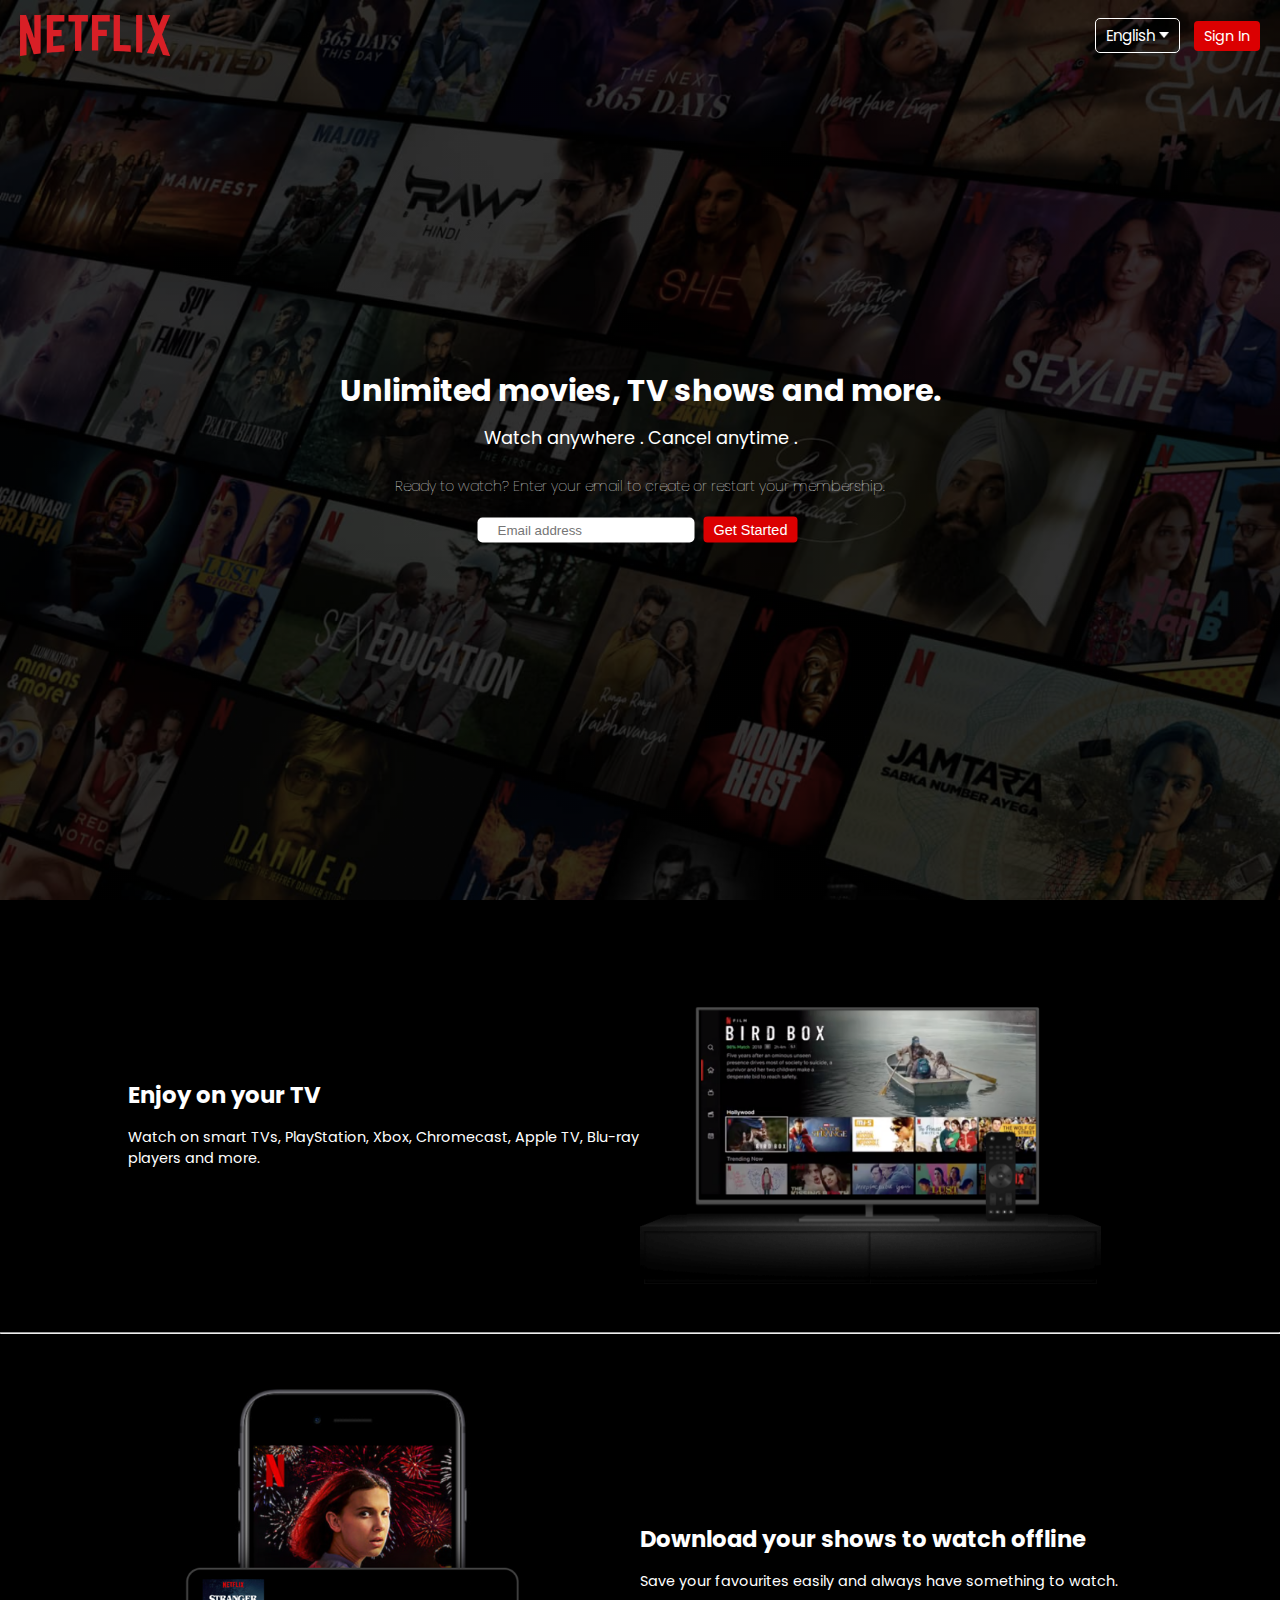
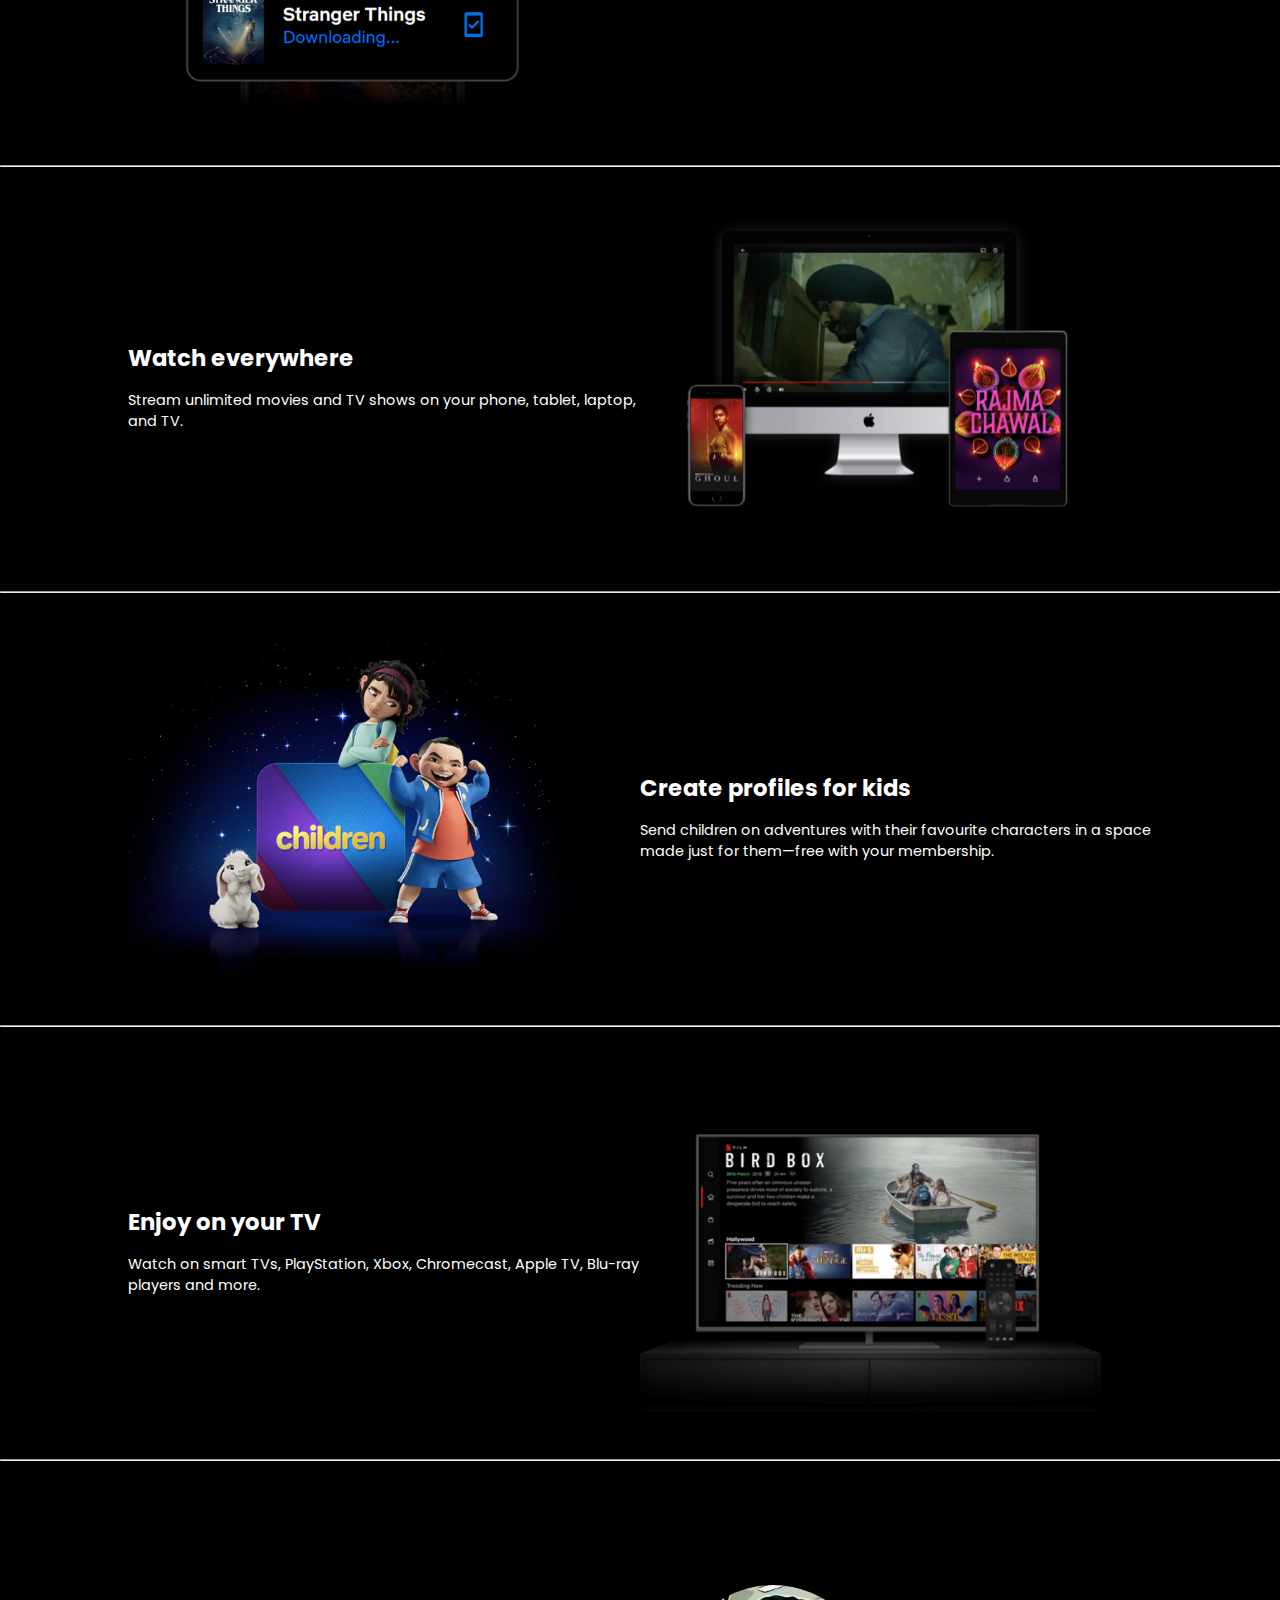
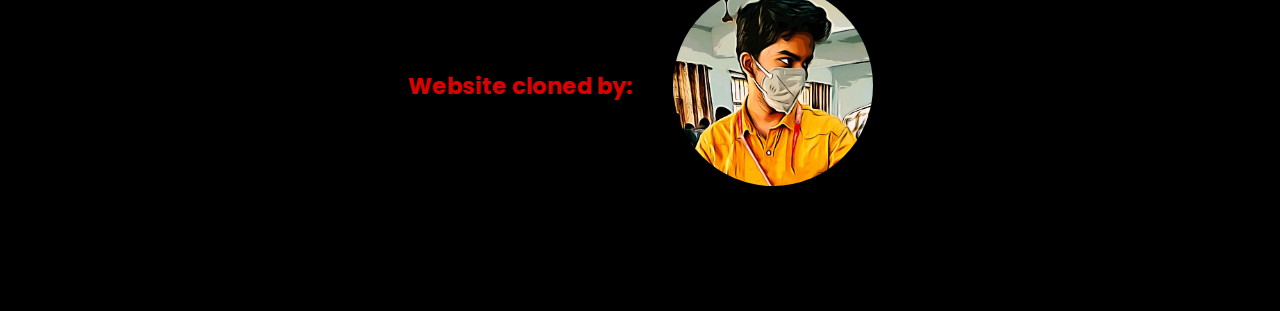
<file: index.html>
<!DOCTYPE html>
<html lang="en">
<head>
    <meta charset="UTF-8">
    <meta name="viewport" content="width=device-width, initial-scale=1.0">
    <link rel="stylesheet" href="style.css">
    <link rel="shortcut icon" href="images/developerImage.jpg" type="image/x-icon">
    <title>SuperFlix</title>
</head>
<body>

    <!-- header section -->
    <header class="header">
        <nav>
            <img src="images/logo.png" alt="logo image" class="logo">
            <div>
                <a class="secondary-button" href="content.html">English<img src="images/down-icon.png" alt="down-icon"></a>
                <a class="primary-button" href="content.html">Sign In</a>
            </div>
        </nav>
        <div class="header-content">
            <h1>Unlimited movies, TV shows and more.</h1>
            <h3>Watch anywhere . Cancel anytime .</h3>
            <p>Ready to watch? Enter your email to create or restart your membership.</p>
            <form action="#">
                <input type="email" placeholder="Email address" required>
                <input class="primary-button" type="submit" value="Get Started">
            </form>
        </div>
    </header>

    <!-- features section -->
    <div class="features">
        <section class="row">
            <div class="text-part">
                <h2>Enjoy on your TV</h2>
                <p>Watch on smart TVs, PlayStation, Xbox, Chromecast, Apple TV, Blu-ray players and more.</p>
            </div>
            <div class="image-part">
                <img src="images/feature-1.png" alt="features image 1">
            </div>
        </section>
        <hr>
        <section class="row">
            <div class="image-part">
                <img src="images/feature-2.png" alt="features image 2">
            </div>
            <div class="text-part">
                <h2>Download your shows to watch offline</h2>
                <p>Save your favourites easily and always have something to watch.</p>
            </div>
        </section>
        <hr>
        <section class="row">
            <div class="text-part">
                <h2>Watch everywhere</h2>
                <p>Stream unlimited movies and TV shows on your phone, tablet, laptop, and TV.</p>
            </div>
            <div class="image-part">
                <img src="images/feature-3.png" alt="features image 3">
            </div>
        </section>
        <hr>
        <section class="row">
            <div class="image-part">
                <img src="images/feature-4.png" alt="features image 4">
            </div>
            <div class="text-part">
                <h2>Create profiles for kids</h2>
                <p>Send children on adventures with their favourite characters in a space made just for them—free with your membership.</p>
            </div>
        </section>
        <hr>
        <section class="row">
            <div class="text-part">
                <h2>Enjoy on your TV</h2>
                <p>Watch on smart TVs, PlayStation, Xbox, Chromecast, Apple TV, Blu-ray players and more.</p>
            </div>
            <div class="image-part">
                <img src="images/feature-1.png" alt="features image 1">
            </div>
        </section>
        <hr>
        
    </div>
    
    <footer>
            <h2>Website cloned by:</h2>
            <img src="images/developerImage.jpg" alt="Developer image">
    </footer>


</body>
</html>
</file>
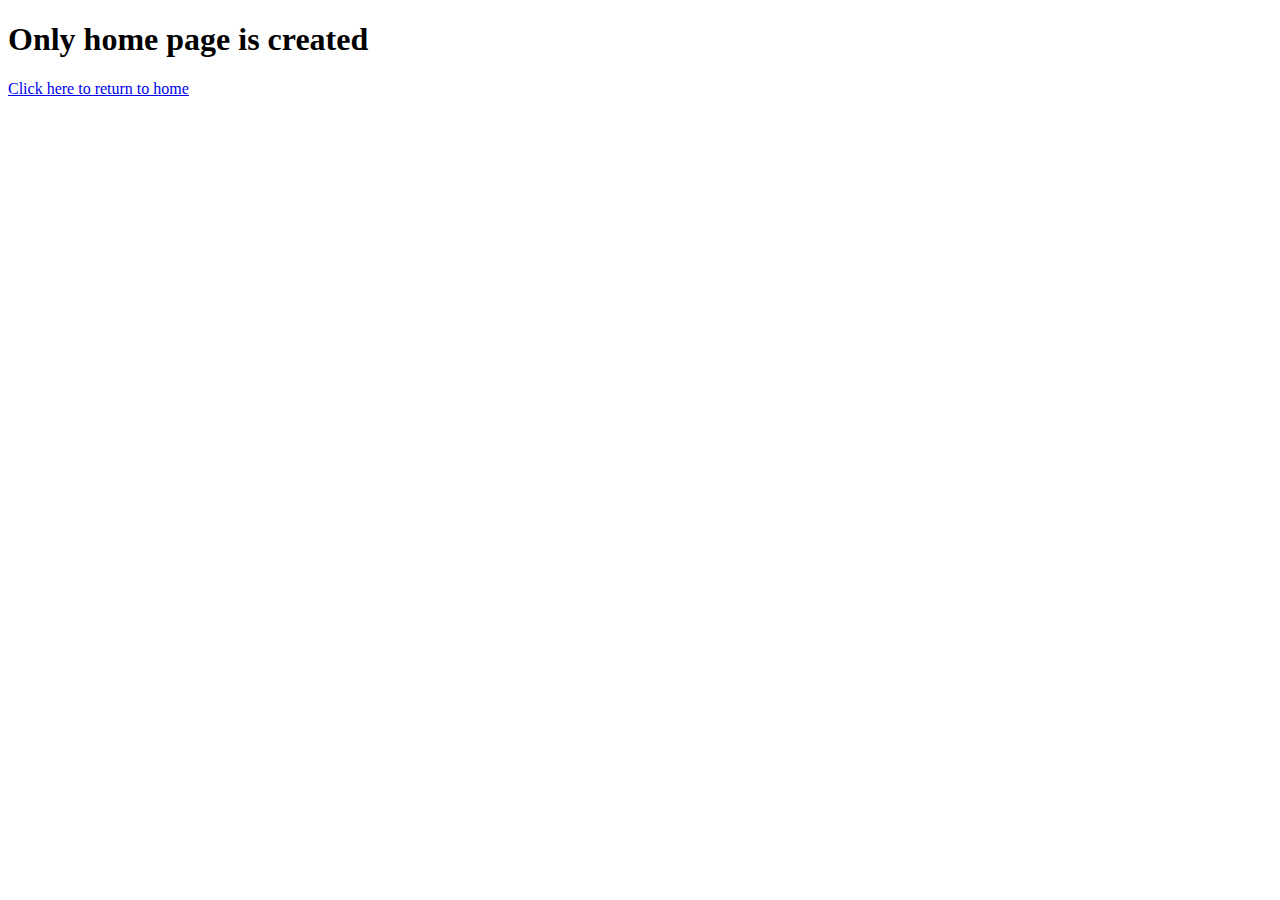
<file: content.html>
<!DOCTYPE html>
<html lang="en">
<head>
    <meta charset="UTF-8">
    <meta name="viewport" content="width=device-width, initial-scale=1.0">
    <title>Document</title>
</head>
<body>
    <h1>Only home page is created</h1>
    <a href="index.html">Click here to return to home</a>
</body>
</html>
</file>
<file: style.css>
/* Fonts */
@import url('https://fonts.googleapis.com/css2?family=Poppins:wght@400;700&display=swap');

/* resets */
*{
    margin: 0;
    padding: 0;
    box-sizing: border-box;
}

body{
    background-color: black;
    color: white;
    font-family: 'Poppins',sans-serif;
    font-size: 0.95em;
}

a{
    text-decoration: none;
    color: white;
}
input{
    border: none;
}
p{
    font-size: 0.9rem;
}

/* utilities */
.primary-button{
    background-color: #db0001;
    color: white;
    padding: 5px 10px;
    margin-inline: 5px;
    border-radius: 4px;
    font-size: 0.95em;
    cursor: pointer;
}
.primary-button:hover{
    box-shadow: 0px 0px 4px red;
}

.secondary-button{
    background-color: transparent;
    border: 1.5px solid white;
    padding: 5px 10px;
    border-radius: 5px;
    margin-inline: 5px;
}

.secondary-button:hover{
    background-color: white;
    color: black;
}



/* Styling header */
header{
    width: 100%;
    height: 100vh;
    background-image: linear-gradient(rgba(0,0,0,0.75),rgba(0,0,0,0.75)) , url(images/header-image.png);
    background-size: cover;
    background-position: center;
}
nav{
    display: flex;
    align-items: center;
    justify-content: space-between;
    padding: 15px 15px;
}
nav div img{
    width: 10px;
}
.logo{
    margin-inline: 5px;
    width: 150px;
}
nav div a:first-child{
    display: inline-flex;
    align-items: center;
    gap: 4px;
}

.header-content{
    position: absolute;
    top: 50%;
    left: 50%;
    transform: translate(-50%,-50%);
    text-align: center;
}
.header-content h1{
    font-weight: 700;
    margin-block: 10px;
}
.header-content h3{
    font-weight: 400;
    margin-bottom: 25px;
}
.header-content p{
    font-weight: lighter;
    margin-block: 5px 20px;
}
.header-content form input[type="email"]{
    outline: 0;
    padding: 5px 20px;
    border-radius: 5px;
}

/* styling sections */

hr{
    width: 100%;
}
.row{
    margin-block: 40px;
    padding: 0 10%;
    display: flex;
    justify-content: center;
    align-items: center;
}
.text-part{
    flex-basis: 50%;
}
.text-part h2{
    margin: 15px 0;
}
.image-part{
    flex-basis: 50%;
}
.image-part img{
    width: 90%;
}

/* styling footer */
footer{
    height: 50vh;
    justify-content: center;
    align-items: center;
    display: flex;
    color: #db0001;
    gap: 40px;
}
footer img{
    width: 200px;
    border-radius: 50%;
}
</file>
